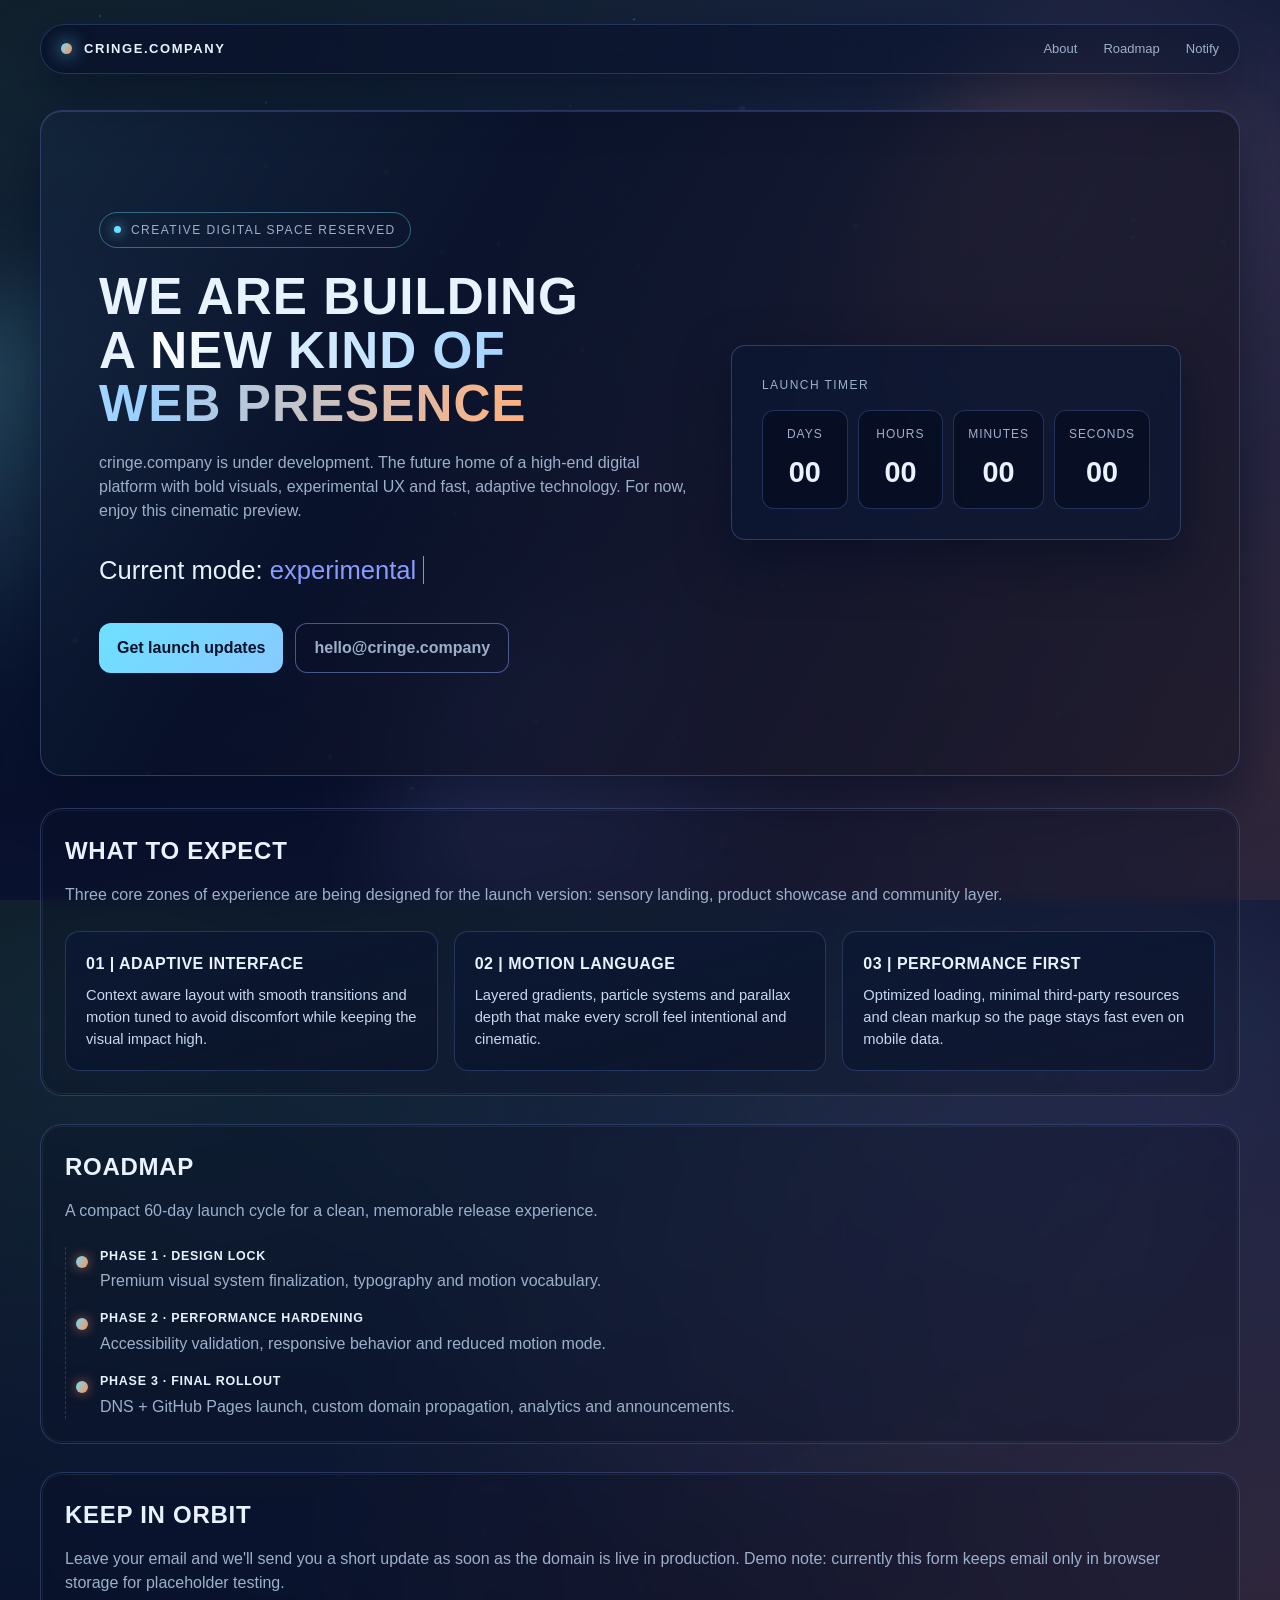
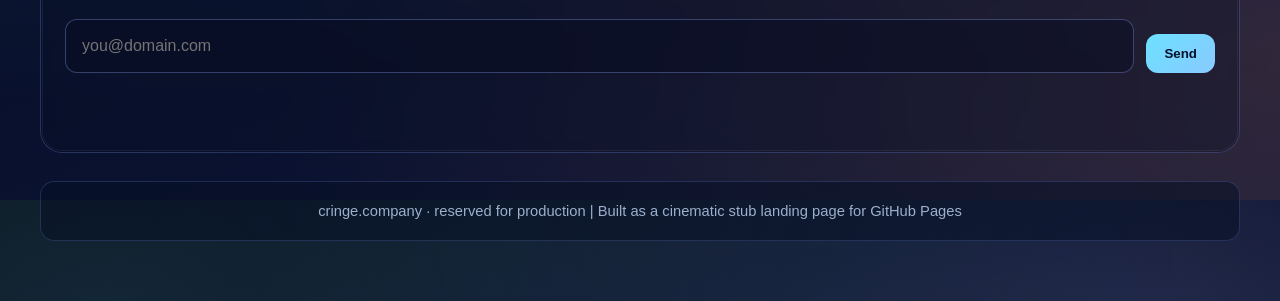
<file: index.html>
<!DOCTYPE html>
<html lang="ru">
<head>
  <meta charset="UTF-8" />
  <meta name="viewport" content="width=device-width, initial-scale=1.0" />
  <meta name="description" content="cringe.company — премиум landing-заглушка для нового цифрового продукта." />
  <meta property="og:title" content="cringe.company — Coming soon" />
  <meta property="og:description" content="cringe.company — красивая сторожка-заглушка до запуска проекта." />
  <meta property="og:type" content="website" />
  <meta property="og:url" content="https://cringe.company/" />
  <meta property="og:locale" content="ru_RU" />
  <meta name="theme-color" content="#050913" />
  <link rel="canonical" href="https://cringe.company/" />
  <title>cringe.company — Coming soon</title>
  <link rel="stylesheet" href="styles.css" />
  <link rel="icon" href="data:," />
</head>
<body>
  <canvas id="particleCanvas"></canvas>

  <div class="aurora" aria-hidden="true">
    <span class="blob one"></span>
    <span class="blob two"></span>
    <span class="blob three"></span>
  </div>

  <div class="noise" aria-hidden="true"></div>

  <div class="page">
    <header class="nav">
      <div class="brand">
        <span class="dot"></span>
        <span>cringe.company</span>
      </div>
      <nav class="nav-links">
        <a href="#about">About</a>
        <a href="#roadmap">Roadmap</a>
        <a href="#notify">Notify</a>
      </nav>
    </header>

    <section class="hero reveal">
      <div class="hero-inner">
        <p class="tag"><span class="beam"></span> Creative digital space reserved</p>
        <h1>
          We are building a
          <span class="title-grad">new kind of web presence</span>
        </h1>
        <p class="subtitle">
          cringe.company is under development. The future home of a high-end digital platform with bold visuals, experimental UX
          and fast, adaptive technology. For now, enjoy this cinematic preview.
        </p>
        <div class="type-wrap">Current mode: <span class="type-word" id="typeWord">experimental</span></div>
        <div class="cta-row">
          <a href="#notify" class="btn btn-primary">Get launch updates</a>
          <a href="mailto:hello@cringe.company" class="btn btn-ghost">hello@cringe.company</a>
        </div>
      </div>

      <aside
        class="glow-panel"
        id="launchPanel"
        data-launch-date="2026-06-01T00:00:00Z"
      >
        <p class="clock">Launch timer</p>
        <div class="counter" id="counter">
          <div class="count-item">
            <span>Days</span><strong id="days">00</strong>
          </div>
          <div class="count-item">
            <span>Hours</span><strong id="hours">00</strong>
          </div>
          <div class="count-item">
            <span>Minutes</span><strong id="minutes">00</strong>
          </div>
          <div class="count-item">
            <span>Seconds</span><strong id="seconds">00</strong>
          </div>
        </div>
      </aside>
    </section>

    <section class="section reveal" id="about">
      <h2>What to expect</h2>
      <p>Three core zones of experience are being designed for the launch version: sensory landing, product showcase and community layer.</p>
      <div class="features">
        <article class="feature" data-tilt>
          <h3>01 | Adaptive Interface</h3>
          <p>Context aware layout with smooth transitions and motion tuned to avoid discomfort while keeping the visual impact high.</p>
        </article>
        <article class="feature" data-tilt>
          <h3>02 | Motion Language</h3>
          <p>Layered gradients, particle systems and parallax depth that make every scroll feel intentional and cinematic.</p>
        </article>
        <article class="feature" data-tilt>
          <h3>03 | Performance First</h3>
          <p>Optimized loading, minimal third-party resources and clean markup so the page stays fast even on mobile data.</p>
        </article>
      </div>
    </section>

    <section class="section reveal" id="roadmap">
      <h2>Roadmap</h2>
      <p>A compact 60-day launch cycle for a clean, memorable release experience.</p>
      <div class="timeline">
        <div class="step">
          <strong>Phase 1 · Design lock</strong>
          Premium visual system finalization, typography and motion vocabulary.
        </div>
        <div class="step">
          <strong>Phase 2 · Performance hardening</strong>
          Accessibility validation, responsive behavior and reduced motion mode.
        </div>
        <div class="step">
          <strong>Phase 3 · Final rollout</strong>
          DNS + GitHub Pages launch, custom domain propagation, analytics and announcements.
        </div>
      </div>
    </section>

    <section class="section reveal" id="notify">
      <h2>Keep in orbit</h2>
      <p>
        Leave your email and we'll send you a short update as soon as the domain is live in production.
        Demo note: currently this form keeps email only in browser storage for placeholder testing.
      </p>
      <form class="notify" id="notifyForm">
        <label class="sr-only" for="email">Email for launch updates</label>
        <input
          id="email"
          name="email"
          type="email"
          placeholder="you@domain.com"
          autocomplete="email"
          required
          aria-label="Email for launch updates"
        />
        <button class="btn btn-primary" type="submit">Send</button>
        <p id="notifyStatus" class="notify-status" role="status" aria-live="polite"></p>
      </form>
    </section>

    <footer class="footer">
      <p>cringe.company · reserved for production | Built as a cinematic stub landing page for GitHub Pages</p>
    </footer>
  </div>

  <script src="main.js" defer></script>
</body>
</html>
</file>
<file: styles.css>
:root {
  --bg-0: #050913;
  --bg-1: #070f2a;
  --bg-2: #0d1638;
  --card: rgba(11, 24, 53, 0.62);
  --text: #e9f2ff;
  --muted: #9db0cb;
  --accent: #6de0ff;
  --accent-2: #ff8e53;
  --accent-3: #8d9bff;
  --line: rgba(128, 168, 255, 0.24);
  --shadow: 0 20px 50px rgba(4, 11, 32, 0.55);
  --radius-lg: 22px;
  --radius-sm: 14px;
  --container: 1200px;
  --transition: 300ms cubic-bezier(0.2, 0.9, 0.2, 1);
  --font-display: "Syne", "Trebuchet MS", "Segoe UI", sans-serif;
  --font-body: "Space Grotesk", "Inter", "Arial", sans-serif;
  --page-background: radial-gradient(1200px 700px at 8% 12%, rgba(111, 224, 255, 0.13), transparent),
    radial-gradient(900px 650px at 90% 14%, rgba(141, 155, 255, 0.15), transparent),
    radial-gradient(1000px 800px at 100% 85%, rgba(255, 142, 83, 0.15), transparent),
    linear-gradient(160deg, var(--bg-0), var(--bg-1), var(--bg-2));
}

* {
  box-sizing: border-box;
  margin: 0;
  padding: 0;
  border: 0;
}

html,
body {
  min-height: 100%;
  width: 100%;
  height: 100%;
  background: var(--page-background);
  overscroll-behavior: none;
}

body {
  font-family: var(--font-body);
  background: var(--page-background);
  color: var(--text);
  line-height: 1.5;
  overflow-x: hidden;
  position: relative;
  overscroll-behavior: none;
}

body::before {
  content: "";
  position: fixed;
  inset: 0;
  background-image: linear-gradient(90deg, rgba(255, 255, 255, 0.05) 1px, transparent 1px),
    linear-gradient(180deg, rgba(255, 255, 255, 0.04) 1px, transparent 1px);
  background-size: 80px 80px;
  opacity: 0.16;
  pointer-events: none;
  z-index: 2;
  mix-blend-mode: soft-light;
}

#particleCanvas {
  position: fixed;
  inset: 0;
  width: 100vw;
  height: 100vh;
  z-index: 0;
  opacity: 0.4;
  filter: blur(0.2px);
  transition: opacity 120ms linear;
  will-change: opacity;
  transform: translateZ(0);
}

.aurora {
  position: fixed;
  top: 0;
  left: 0;
  right: 0;
  bottom: 0;
  width: 100vw;
  height: 100vh;
  pointer-events: none;
  z-index: 1;
  overflow: hidden;
  mix-blend-mode: screen;
  transition: opacity 120ms linear;
  will-change: transform, opacity;
  transform: translateZ(0);
}

.aurora .blob {
  position: absolute;
  border-radius: 50%;
  filter: blur(42px);
  opacity: 0.26;
  animation: drift 24s linear infinite;
}

.blob.one {
  width: 450px;
  height: 450px;
  left: -120px;
  top: 30%;
  background: radial-gradient(circle at 20% 20%, rgba(109, 224, 255, 0.8), transparent 60%);
  animation-duration: 46s;
}

.blob.two {
  width: 540px;
  height: 540px;
  right: -120px;
  top: 5%;
  background: radial-gradient(circle at 20% 20%, rgba(255, 142, 83, 0.9), transparent 65%);
  animation-duration: 56s;
}

.blob.three {
  width: 500px;
  height: 500px;
  left: 30%;
  bottom: -180px;
  background: radial-gradient(circle at 20% 20%, rgba(141, 155, 255, 0.8), transparent 58%);
  animation-duration: 52s;
}

@keyframes drift {
  0% {
    transform: translate3d(0, 0, 0) scale(1);
  }

  50% {
    transform: translate3d(18px, -14px, 0) scale(1.05);
  }

  100% {
    transform: translate3d(0, 0, 0) scale(1);
  }
}

.noise {
  position: fixed;
  top: 0;
  left: 0;
  right: 0;
  bottom: 0;
  width: 100vw;
  height: 100vh;
  z-index: 3;
  pointer-events: none;
  background: repeating-linear-gradient(
      0deg,
      transparent 0,
      transparent 98px,
      rgba(255, 255, 255, 0.02) 98px,
      rgba(255, 255, 255, 0.02) 99px
    ),
    repeating-linear-gradient(
      90deg,
      transparent 0,
      transparent 98px,
      rgba(255, 255, 255, 0.02) 98px,
      rgba(255, 255, 255, 0.02) 99px
    );
  opacity: 0.08;
  mix-blend-mode: soft-light;
  transition: opacity 120ms linear;
  will-change: opacity;
}

body.is-scrolling::before,
body.is-scrolling .aurora,
body.is-scrolling .noise,
body.is-scrolling #particleCanvas {
  opacity: 0;
}

.page {
  position: relative;
  z-index: 4;
  width: min(var(--container), calc(100% - 2rem));
  margin: 0 auto;
  padding: 24px 0 60px;
}

.nav {
  position: sticky;
  top: 16px;
  z-index: 10;
  backdrop-filter: blur(10px);
  background: linear-gradient(90deg, rgba(9, 17, 43, 0.84), rgba(9, 17, 43, 0.52));
  border: 1px solid rgba(126, 170, 255, 0.22);
  border-radius: 999px;
  padding: 14px 20px;
  margin-bottom: 36px;
  display: flex;
  align-items: center;
  justify-content: space-between;
  box-shadow: var(--shadow);
}

.brand {
  display: flex;
  align-items: center;
  gap: 12px;
  letter-spacing: 0.12em;
  text-transform: uppercase;
  font-size: 13px;
  font-family: var(--font-display);
  font-weight: 700;
}

.brand .dot {
  width: 11px;
  height: 11px;
  border-radius: 50%;
  background: linear-gradient(120deg, var(--accent), var(--accent-2));
  box-shadow: 0 0 18px var(--accent);
  animation: pulse 2s ease-in-out infinite;
}

@keyframes pulse {
  0%,
  100% {
    transform: scale(1);
  }

  50% {
    transform: scale(1.35);
  }
}

.nav a {
  color: var(--muted);
  text-decoration: none;
  font-size: 13px;
  margin-left: 18px;
  transition: color var(--transition);
}

.nav-links {
  display: flex;
  align-items: center;
  gap: 8px;
  flex-wrap: wrap;
  justify-content: flex-end;
}

.nav a:hover {
  color: var(--text);
}

.hero {
  position: relative;
  min-height: 74vh;
  border-radius: var(--radius-lg);
  border: 1px solid rgba(137, 158, 255, 0.3);
  padding: 58px;
  background: linear-gradient(145deg, rgba(10, 18, 42, 0.82), rgba(8, 15, 40, 0.82));
  box-shadow: inset 0 1px 0 rgba(255, 255, 255, 0.15), var(--shadow);
  overflow: hidden;
  margin-bottom: 32px;
  display: grid;
  grid-template-columns: 1.2fr 0.9fr;
  gap: 32px;
  align-items: center;
}

.hero::after {
  content: "";
  position: absolute;
  inset: 0;
  background: linear-gradient(120deg, rgba(109, 224, 255, 0.08), transparent 32%, rgba(255, 142, 83, 0.08));
  pointer-events: none;
}

.hero-inner {
  position: relative;
  z-index: 1;
}

.tag {
  display: inline-flex;
  align-items: center;
  gap: 10px;
  border: 1px solid rgba(109, 224, 255, 0.4);
  border-radius: 999px;
  padding: 8px 14px;
  font-size: 12px;
  letter-spacing: 0.12em;
  text-transform: uppercase;
  color: var(--muted);
  margin-bottom: 22px;
}

.tag .beam {
  width: 7px;
  height: 7px;
  background: var(--accent);
  border-radius: 50%;
  box-shadow: 0 0 12px var(--accent);
  animation: pulse 1.3s infinite;
}

h1 {
  font-family: var(--font-display);
  font-size: clamp(2rem, 4vw, 4rem);
  line-height: 1.05;
  letter-spacing: 0.02em;
  text-wrap: balance;
  text-transform: uppercase;
  margin-bottom: 20px;
}

.title-grad {
  background: linear-gradient(90deg, #ffffff, #9ad0ff, #ffb07c);
  background-clip: text;
  -webkit-background-clip: text;
  color: transparent;
}

.subtitle {
  color: var(--muted);
  max-width: 70ch;
  font-size: 1rem;
  margin-bottom: 28px;
}

.type-wrap {
  margin-bottom: 18px;
  font-family: var(--font-display);
  font-size: clamp(1.2rem, 2vw, 2rem);
  min-height: 54px;
}

.type-word {
  color: var(--accent-3);
  border-right: 1px solid rgba(255, 255, 255, 0.55);
  padding-right: 7px;
  animation: blink 1s steps(2) infinite;
}

@keyframes blink {
  50% {
    border-color: transparent;
  }
}

.cta-row {
  display: flex;
  flex-wrap: wrap;
  gap: 12px;
}

.btn {
  display: inline-flex;
  align-items: center;
  gap: 10px;
  border-radius: 12px;
  padding: 12px 18px;
  font-weight: 600;
  cursor: pointer;
  transition: transform var(--transition), box-shadow var(--transition), background var(--transition);
  text-decoration: none;
}

.btn-primary {
  background: linear-gradient(135deg, var(--accent), #88caff);
  color: #04112a;
}

.btn-primary:hover {
  transform: translateY(-2px);
  box-shadow: 0 16px 34px rgba(109, 224, 255, 0.35);
}

.btn-ghost {
  color: var(--muted);
  border: 1px solid rgba(146, 172, 255, 0.46);
  background: rgba(11, 20, 40, 0.24);
}

.btn-ghost:hover {
  transform: translateY(-2px);
  color: var(--text);
}

.glow-panel {
  position: relative;
  border-radius: var(--radius-sm);
  padding: 30px;
  background: var(--card);
  border: 1px solid rgba(148, 171, 255, 0.25);
  box-shadow: var(--shadow);
  backdrop-filter: blur(10px);
  z-index: 1;
}

.glow-panel .clock {
  display: flex;
  align-items: center;
  gap: 10px;
  margin-bottom: 16px;
  color: var(--muted);
  font-size: 12px;
  text-transform: uppercase;
  letter-spacing: 0.12em;
}

.counter {
  display: grid;
  grid-template-columns: repeat(4, 1fr);
  gap: 10px;
}

.count-item {
  background: rgba(7, 14, 34, 0.8);
  border: 1px solid rgba(126, 160, 255, 0.24);
  border-radius: 12px;
  padding: 14px;
  text-align: center;
}

.count-item span:first-child {
  display: block;
  font-size: 0.75rem;
  color: var(--muted);
  letter-spacing: 0.08em;
  text-transform: uppercase;
  margin-bottom: 8px;
}

.count-item strong {
  display: block;
  font-size: 1.8rem;
  font-family: var(--font-display);
  color: var(--text);
}

.section {
  margin: 28px 0;
  padding: 24px;
  border-radius: var(--radius-lg);
  background: rgba(10, 18, 40, 0.32);
  border: 1px solid rgba(132, 160, 255, 0.25);
  position: relative;
  overflow: hidden;
  backdrop-filter: blur(6px);
}

.section::before {
  content: "";
  position: absolute;
  inset: 1px;
  border: 1px solid rgba(255, 255, 255, 0.06);
  border-radius: 20px;
  pointer-events: none;
}

.section h2 {
  margin-bottom: 14px;
  font-family: var(--font-display);
  font-size: 1.5rem;
  letter-spacing: 0.03em;
  text-transform: uppercase;
}

.section p {
  color: var(--muted);
  margin-bottom: 24px;
}

.features {
  display: grid;
  gap: 16px;
  grid-template-columns: repeat(3, minmax(0, 1fr));
}

.feature {
  position: relative;
  padding: 20px;
  border-radius: 14px;
  border: 1px solid rgba(126, 162, 255, 0.22);
  background: linear-gradient(165deg, rgba(12, 23, 52, 0.8), rgba(10, 18, 39, 0.62));
  transform-style: preserve-3d;
  --rx: 0deg;
  --ry: 0deg;
  transition: transform 200ms ease;
}

.feature:hover {
  transform: perspective(800px) rotateX(var(--rx)) rotateY(var(--ry));
}

.feature h3 {
  font-size: 1rem;
  margin-bottom: 8px;
  text-transform: uppercase;
  letter-spacing: 0.03em;
}

.feature p {
  font-size: 0.92rem;
  margin: 0;
  color: #c7d7ef;
}

.timeline {
  display: grid;
  gap: 16px;
  margin-top: 18px;
  padding-left: 18px;
  border-left: 1px dashed var(--line);
}

.step {
  position: relative;
  padding-left: 16px;
  color: var(--muted);
}

.step::before {
  content: "";
  position: absolute;
  left: -8px;
  top: 9px;
  width: 12px;
  height: 12px;
  border-radius: 50%;
  background: linear-gradient(120deg, var(--accent), var(--accent-2));
  box-shadow: 0 0 12px rgba(255, 142, 83, 0.6);
}

.step strong {
  color: var(--text);
  display: block;
  margin-bottom: 4px;
  text-transform: uppercase;
  letter-spacing: 0.06em;
  font-size: 0.78rem;
}

.notify {
  display: grid;
  gap: 12px;
  align-items: end;
  grid-template-columns: 1fr auto;
}

.sr-only {
  position: absolute;
  width: 1px;
  height: 1px;
  padding: 0;
  margin: -1px;
  overflow: hidden;
  clip: rect(0, 0, 0, 0);
  white-space: nowrap;
  border: 0;
}

.notify input {
  width: 100%;
  padding: 14px 16px;
  border-radius: 12px;
  border: 1px solid rgba(142, 173, 255, 0.32);
  background: rgba(8, 13, 32, 0.5);
  color: var(--text);
  font: inherit;
  outline: none;
}

.notify input:focus {
  border-color: rgba(109, 224, 255, 0.9);
  box-shadow: 0 0 0 4px rgba(109, 224, 255, 0.15);
}

.notify-status {
  grid-column: 1 / -1;
  min-height: 1.2em;
  font-size: 0.9rem;
  color: var(--muted);
  margin-top: 2px;
}

@media (prefers-reduced-motion: reduce) {
  *, *::before, *::after {
    animation: none !important;
    transition: none !important;
  }

  .noise,
  .aurora,
  #particleCanvas,
  body::before {
    display: none;
  }

  .type-word {
    border-right: 0;
  }

  .reveal {
    opacity: 1;
    transform: none;
  }
}

.footer {
  margin-top: 24px;
  padding: 18px 20px;
  border-radius: 14px;
  border: 1px solid rgba(126, 160, 255, 0.2);
  background: rgba(8, 16, 38, 0.56);
  text-align: center;
  color: var(--muted);
  font-size: 0.92rem;
}

.reveal {
  opacity: 0;
  transform: translateY(24px);
  transition: opacity 500ms var(--transition), transform 500ms var(--transition);
}

.reveal.show {
  opacity: 1;
  transform: none;
}

@media (max-width: 900px) {
  .hero {
    grid-template-columns: 1fr;
    padding: 38px;
  }

  .notify {
    grid-template-columns: 1fr;
  }

  .features {
    grid-template-columns: 1fr;
  }
}

@media (max-width: 620px) {
  .page {
    width: min(100%, calc(100% - 1rem));
  }

  .hero {
    padding: 30px;
  }

  .nav {
    padding: 12px;
    gap: 12px;
    align-items: flex-start;
    flex-wrap: wrap;
  }

  .nav-links {
    width: 100%;
    justify-content: flex-start;
  }
}
</file>
